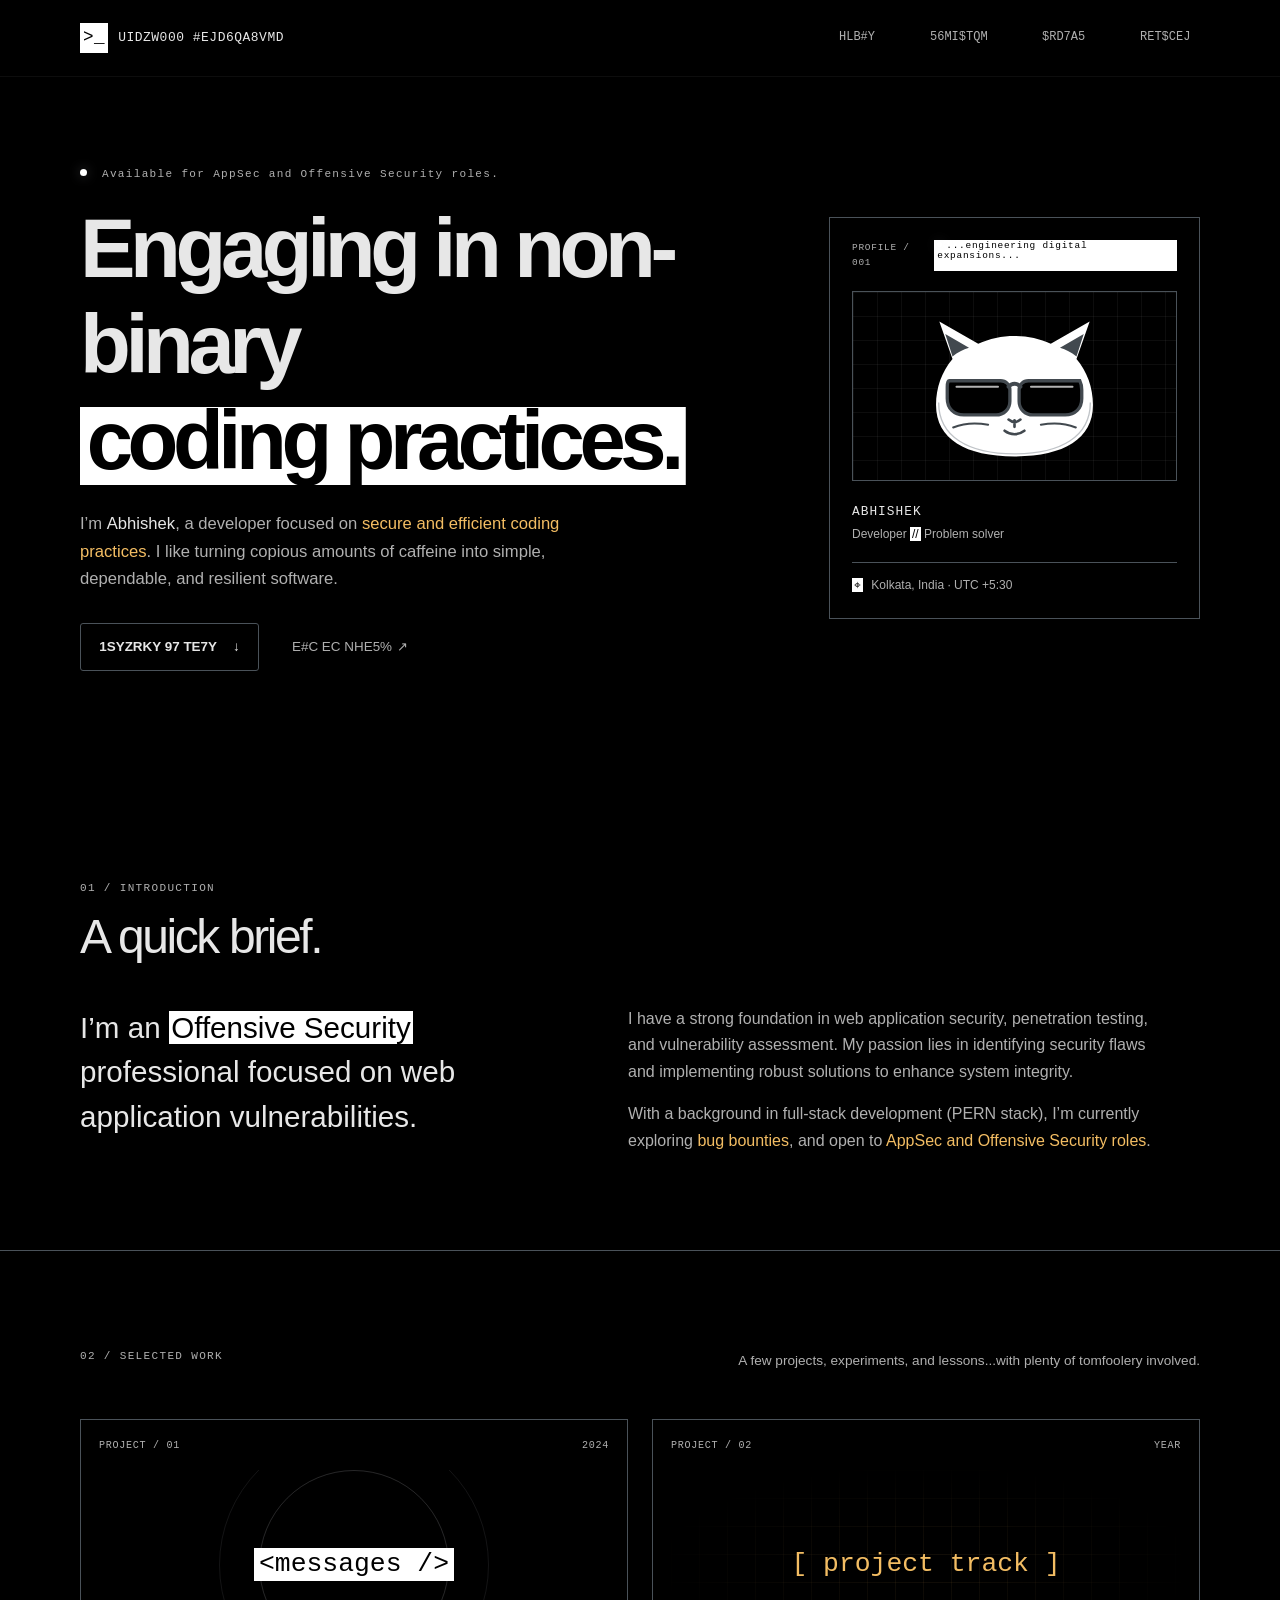
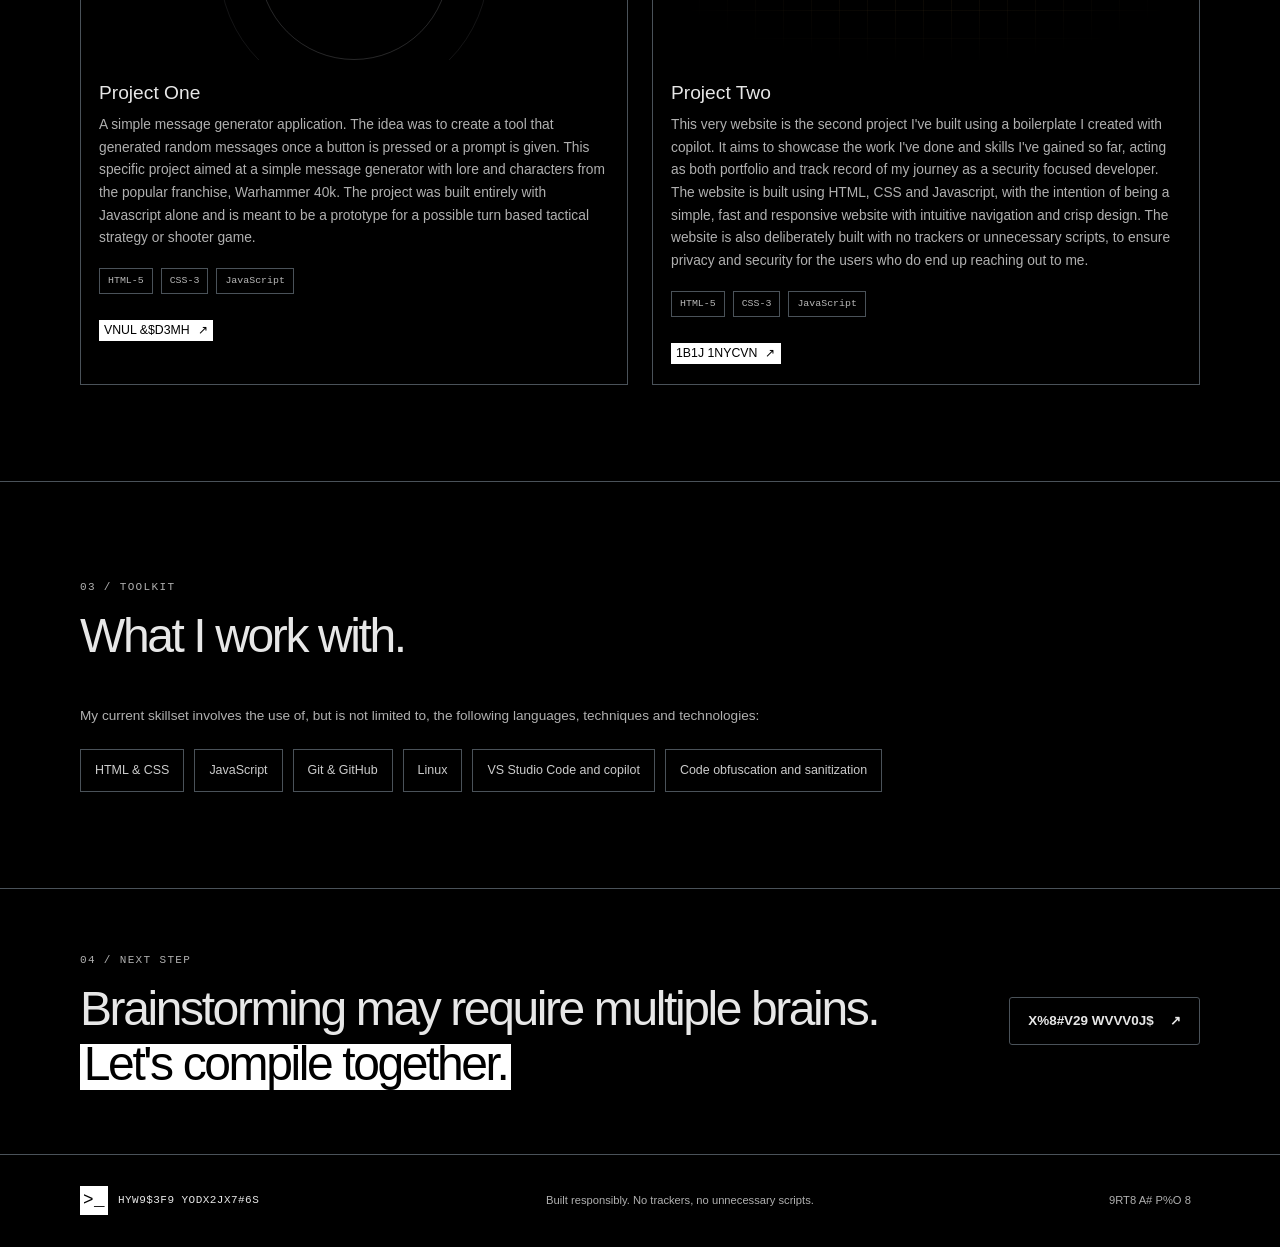
<file: index.html>
<!doctype html>
<html lang="en">
  <head>
    <meta charset="utf-8" />
    <meta name="viewport" content="width=device-width, initial-scale=1" />
    <meta
      name="description"
      content="A portfolio of selected projects, skills, and experience."
    />
    <meta name="theme-color" content="#000000" />
    <title>Abhishek — Developer Portfolio</title>
    <link rel="stylesheet" href="./index.css" />
    <script src="./script.js" defer></script>
  </head>
  <body>
    <a class="skip-link" href="#main">Skip to content</a>

    <header class="site-header">
      <nav class="navigation page-width" aria-label="Main navigation">
        <a class="wordmark" href="./index.html" aria-label="Your Name, home">
          <span class="wordmark-mark" aria-hidden="true">&gt;_</span>
          <span>ABHISHEK CHAKRABORTY</span>
        </a>
        <div class="navigation-links">
          <a data-scramble href="#about">About</a>
          <a data-scramble href="#work">Projects</a>
          <a data-scramble href="#skills">Skills</a>
          <a data-scramble href="./contact.html">Contact</a>
        </div>
      </nav>
    </header>

    <main id="main">
      <section class="hero page-width" aria-labelledby="hero-title">
        <div class="hero-copy">
          <p class="eyebrow"><span class="status-dot"></span> Available for AppSec and Offensive Security roles.</p>
          <h1 id="hero-title">
            Engaging in non-binary<br />
            <span class="accent-text hero-highlight">coding practices.</span>
          </h1>
          <p class="hero-description">
            I’m <strong>Abhishek</strong>, a developer focused on
            <span class="inline-placeholder">secure and efficient coding practices</span>. I like
            turning copious amounts of caffeine into simple, dependable, and resilient software.
          </p>
          <div class="hero-actions">
            <a class="button button-primary" href="#work">Explore my work <span aria-hidden="true">↓</span></a>
            <a class="text-link" href="./contact.html" data-scramble>Get in touch <span aria-hidden="true">↗</span></a>
          </div>
        </div>
        <div class="hero-card" aria-label="Developer profile summary">
          <div class="card-topline">
            <span>PROFILE / 001</span>
            <span class="card-live"><span class="status-dot"></span>...engineering digital expansions...</span>
          </div>
          <div class="profile-glyph">
            <img
              class="profile-cat"
              src="./cat-sunglasses.svg"
              alt="Illustration of a cat wearing sunglasses"
            />
          </div>
          <p class="card-name">ABHISHEK</p>
          <p class="card-role">Developer <span>//</span> Problem solver</p>
          <div class="card-divider"></div>
          <p class="card-location"><span aria-hidden="true">⌖</span> Kolkata, India · UTC +5:30</p>
        </div>
      </section>

      <section id="about" class="section page-width" aria-labelledby="about-title">
        <div class="section-heading">
          <p class="eyebrow">01 / INTRODUCTION</p>
          <h2 id="about-title">A quick brief<span class="accent-text accent-punctuation">.</span></h2>
        </div>
        <div class="about-grid">
          <p class="about-lead">
            I’m an <span class="accent-text">Offensive Security</span> professional focused on web application vulnerabilities.
          </p>
          <div class="about-copy">
            <p>
                I have a strong foundation in web application security, penetration testing, and vulnerability assessment. My passion lies in identifying security flaws and implementing robust solutions to enhance system integrity.
            </p>
            <p>
              With a background in full-stack development (PERN stack), I’m currently exploring <span class="inline-placeholder">bug bounties</span>,
              and open to <span class="inline-placeholder">AppSec and Offensive Security roles</span>.
            </p>
          </div>
        </div>
      </section>

      <section id="work" class="section section-ruled" aria-labelledby="work-title">
        <div class="page-width">
          <div class="section-heading section-heading-row">
            <div>
              <p class="eyebrow">02 / SELECTED WORK</p>
              <h2 id="work-title"><span class="accent-text accent-punctuation"></span></h2>
            </div>
            <p class="section-aside">A few projects, experiments, and lessons...with plenty of tomfoolery involved.</p>
          </div>
          <div class="project-grid">
            <article class="project-card">
              <div class="project-meta"><span>PROJECT / 01</span><span>2024</span></div>
              <div class="project-visual visual-primary" aria-hidden="true">
                <span class="visual-code">&lt;messages /&gt;</span>
                <span class="visual-orbit orbit-one"></span>
                <span class="visual-orbit orbit-two"></span>
              </div>
              <h3>Project One</h3>
              <p>A simple message generator application. The idea was to create a tool that generated random messages once a button is pressed or a prompt is given. This specific project aimed at a simple message generator with lore and characters from
                the popular franchise, Warhammer 40k. The project was built entirely with Javascript alone and is meant to be a prototype for a possible turn based tactical strategy or shooter game.
              </p>
              <ul class="tag-list" aria-label="Technologies used">
                <li>HTML-5</li><li>CSS-3</li><li>JavaScript</li>
              </ul>
              <a class="project-link" href="https://github.com/Abhishek993-10/codecademy-portfolio_project-1" target="_blank" rel="noopener noreferrer">
                View source <span aria-hidden="true">↗</span>
              </a>
            </article>
            <article class="project-card">
              <div class="project-meta"><span>PROJECT / 02</span><span>YEAR</span></div>
              <div class="project-visual visual-amber" aria-hidden="true">
                <span class="visual-code">[ project track ]</span>
                <span class="visual-grid"></span>
              </div>
              <h3>Project Two</h3>
              <p>This very website is the second project I've built using a boilerplate I created with copilot. It aims to showcase the work I've done and skills I've gained so far, acting as both portfolio and track record of my
                journey as a security focused developer. The website is built using HTML, CSS and Javascript, with the intention of being a simple, fast and responsive website with intuitive navigation and crisp design.
                The website is also deliberately built with no trackers or unnecessary scripts, to ensure privacy and security for the users who do end up reaching out to me.
              </p>
              <ul class="tag-list" aria-label="Technologies used">
                <li>HTML-5</li><li>CSS-3</li><li>JavaScript</li>
              </ul>
              <a class="project-link" href="https://github.com/Abhishek993-10/abhishek993-10.github.io" target="_blank" rel="noopener noreferrer">
                View source <span aria-hidden="true">↗</span>
              </a>
            </article>
          </div>
        </div>
      </section>

      <section id="skills" class="section page-width" aria-labelledby="skills-title">
        <div class="section-heading">
          <p class="eyebrow">03 / TOOLKIT</p>
          <h2 id="skills-title">What I work with<span class="accent-text accent-punctuation">.</span></h2>
        </div>
        <p class="skills-intro">My current skillset involves the use of, but is not limited to, the following languages, techniques and technologies:</p>
        <ul class="skill-list">
          <li>HTML &amp; CSS</li>
          <li>JavaScript</li>
          <li>Git &amp; GitHub</li>
          <li>Linux</li>
          <li>VS Studio Code and copilot</li>
          <li>Code obfuscation and sanitization</li>
        </ul>
      </section>

      <section class="contact-banner" aria-labelledby="contact-title">
        <div class="page-width contact-banner-inner">
          <div>
            <p class="eyebrow">04 / NEXT STEP</p>
            <h2 id="contact-title">Brainstorming may require multiple brains.<br /><span class="accent-text hero-highlight">Let's compile together.</span></h2>
          </div>
          <a class="button button-primary" href="./contact.html">Contact details <span aria-hidden="true">↗</span></a>
        </div>
      </section>
    </main>

    <footer class="site-footer page-width">
      <a class="wordmark footer-wordmark" href="./index.html"><span class="wordmark-mark" aria-hidden="true">&gt;_</span> ABHISHEK CHAKRABORTY</a>
      <p>Built responsibly. No trackers, no unnecessary scripts.</p>
      <a href="#main" class="back-to-top">Back to top ↑</a>
    </footer>
  </body>
</html>
</file>
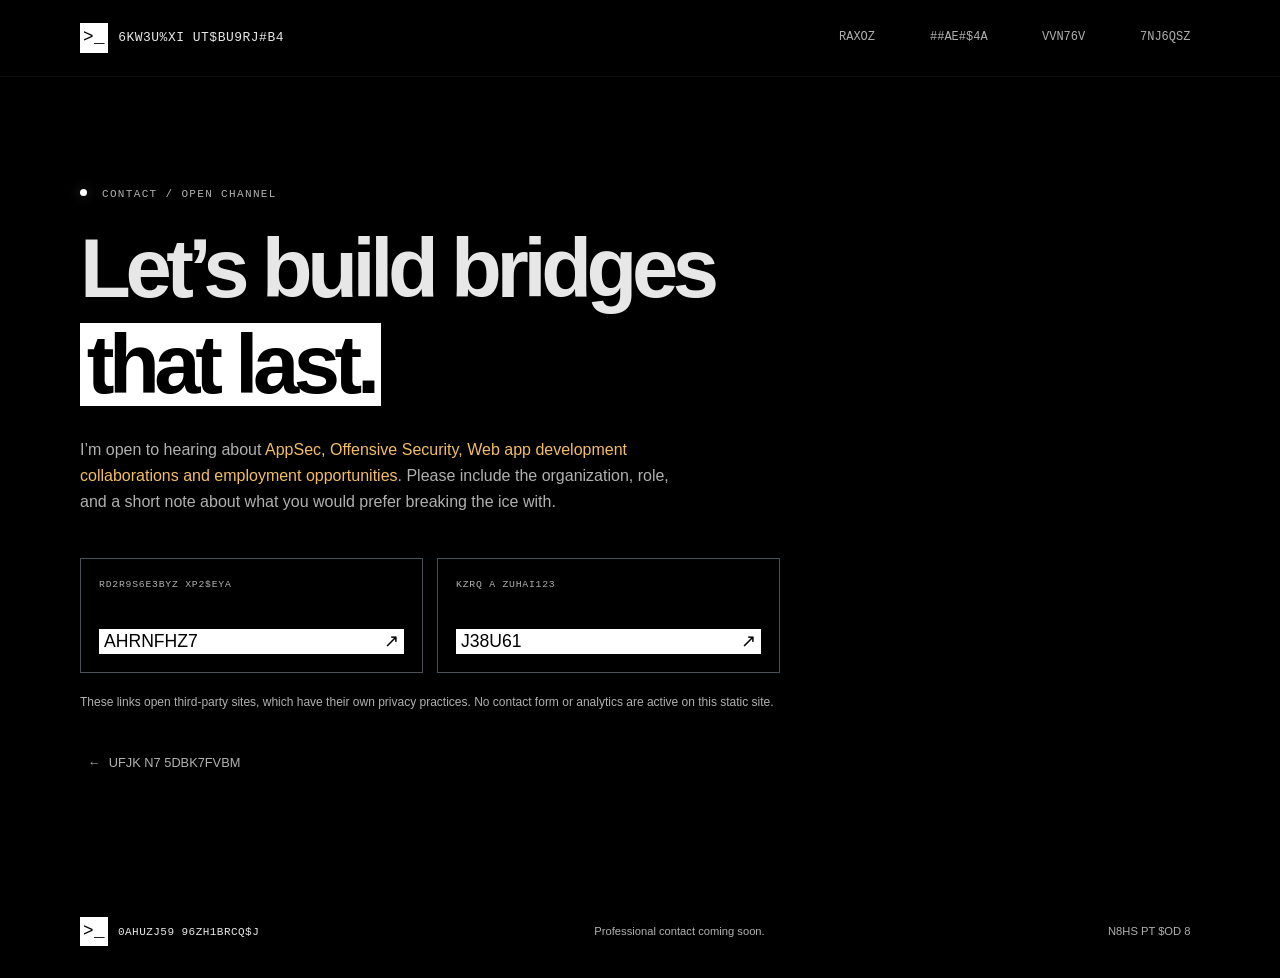
<file: contact.html>
<!doctype html>
<html lang="en">
  <head>
    <meta charset="utf-8" />
    <meta name="viewport" content="width=device-width, initial-scale=1" />
    <meta
      name="description"
      content="Professional contact links and availability."
    />
    <meta name="theme-color" content="#000000" />
    <title>Contact — Abhishek Chakraborty</title>
    <link rel="stylesheet" href="./index.css" />
    <script src="./script.js" defer></script>
  </head>
  <body>
    <a class="skip-link" href="#main">Skip to content</a>
    <header class="site-header">
      <nav class="navigation page-width" aria-label="Main navigation">
        <a class="wordmark" href="./index.html" aria-label="Abhishek Chakraborty, home">
          <span class="wordmark-mark" aria-hidden="true">&gt;_</span>
          <span>ABHISHEK CHAKRABORTY</span>
        </a>
        <div class="navigation-links">
          <a data-scramble href="./index.html#about">About</a>
          <a data-scramble href="./index.html#work">Projects</a>
          <a data-scramble href="./index.html#skills">Skills</a>
          <a data-scramble href="./contact.html" aria-current="page">Contact</a>
        </div>
      </nav>
    </header>
    <main id="main" class="contact-page page-width">
      <p class="eyebrow"><span class="status-dot"></span> CONTACT / OPEN CHANNEL</p>
      <h1>Let’s build bridges<br /><span class="accent-text">that last.</span></h1>
      <p class="contact-intro">
        I’m open to hearing about <span class="inline-placeholder">AppSec, Offensive Security, Web app development collaborations and employment opportunities</span>.
        Please include the organization, role, and a short note about what you would prefer breaking the ice with.
      </p>
      <div class="contact-options">
        <a class="contact-option" href="https://www.linkedin.com/in/abhishek-chakraborty-a94798164" target="_blank" rel="noopener noreferrer">
          <span class="contact-option-label">PROFESSIONAL NETWORK</span>
          <span class="contact-option-value">LinkedIn <span aria-hidden="true">↗</span></span>
        </a>
        <a class="contact-option" href="https://github.com/ac-redsec" target="_blank" rel="noopener noreferrer">
          <span class="contact-option-label">CODE &amp; PROJECTS</span>
          <span class="contact-option-value">GitHub <span aria-hidden="true">↗</span></span>
        </a>
      </div>
      <p class="privacy-note">
        These links open third-party sites, which have their own privacy practices.
        No contact form or analytics are active on this static site.
      </p>
      <a class="back-link" href="./index.html"><span aria-hidden="true">←</span> Back to portfolio</a>
    </main>
    <footer class="site-footer page-width">
      <a class="wordmark footer-wordmark" href="./index.html"><span class="wordmark-mark" aria-hidden="true">&gt;_</span> ABHISHEK CHAKRABORTY</a>
      <p>Professional contact coming soon.</p>
      <a href="#main" class="back-to-top">Back to top ↑</a>
    </footer>
  </body>
</html>
</file>
<file: index.css>
:root {
  color-scheme: dark;
  --background: #000;
  --surface: #000;
  --surface-raised: #000;
  --text: #e7e7e7;
  --muted: #b0b0b0;
  --line: #4a5259;
  --silver-grey: #fff;
  --amber: #f3bd63;
  --mono: "DM Mono", "Courier New", monospace;
  --sans: "DM Sans", "Segoe UI", sans-serif;
}

* {
  box-sizing: border-box;
}

html {
  scroll-behavior: smooth;
  scroll-padding-top: 6rem;
}

body {
  margin: 0;
  background: var(--background);
  color: var(--text);
  font-family: var(--sans);
  line-height: 1.65;
}

a {
  color: inherit;
  transition: color 160ms ease, background-color 160ms ease;
}

a:focus-visible {
  outline: 2px solid var(--silver-grey);
  outline-offset: 5px;
}

.page-width {
  width: min(1120px, calc(100% - 48px));
  margin-inline: auto;
}

.skip-link {
  position: absolute;
  z-index: 5;
  top: 12px;
  left: 12px;
  padding: 8px 12px;
  transform: translateY(-160%);
  border: 1px solid var(--silver-grey);
  background: #000;
  color: #fff;
}

.skip-link:focus {
  transform: translateY(0);
}

.site-header {
  position: sticky;
  z-index: 2;
  top: 0;
  border-bottom: 1px solid rgb(255 255 255 / 5%);
  background: rgb(0 0 0 / 94%);
  backdrop-filter: blur(14px);
}

.navigation {
  display: flex;
  min-height: 76px;
  align-items: center;
  justify-content: space-between;
  gap: 24px;
}

.wordmark,
.navigation-links,
.eyebrow,
.project-meta,
.tag-list,
.contact-option-label,
.card-topline {
  font-family: var(--mono);
}

.wordmark {
  display: inline-flex;
  align-items: center;
  gap: 10px;
  color: var(--text);
  font-size: 0.81rem;
  font-weight: 500;
  letter-spacing: 0.04em;
  text-decoration: none;
}

.wordmark-mark {
  padding-inline: 3px;
  background: var(--silver-grey);
  color: #000;
  font-size: 1.1rem;
}

.navigation-links {
  display: flex;
  align-items: center;
  gap: clamp(16px, 3vw, 36px);
  font-size: 0.75rem;
}

.navigation-links a,
.text-link,
.back-to-top,
.back-link {
  display: inline-flex;
  padding: 6px 9px;
  color: var(--muted);
  text-decoration: none;
  transition: color 160ms ease;
}

.navigation-links a:hover,
.navigation-links a:focus-visible {
  border-radius: 2px;
  background: var(--silver-grey);
  color: #000;
}

.hero {
  position: relative;
  display: grid;
  min-height: 590px;
  grid-template-columns: 1.3fr 0.7fr;
  align-items: center;
  gap: 60px;
  padding-block: 88px 112px;
}

.eyebrow {
  margin: 0 0 18px;
  color: var(--muted);
  font-size: 0.69rem;
  letter-spacing: 0.12em;
}

.status-dot {
  display: inline-block;
  width: 7px;
  height: 7px;
  margin-right: 7px;
  border-radius: 50%;
  background: var(--silver-grey);
  box-shadow: 0 0 12px rgb(192 196 200 / 35%);
  vertical-align: 1px;
}

h1,
h2,
h3,
p {
  margin-top: 0;
}

h1,
h2,
h3 {
  line-height: 1.15;
}

.hero h1,
.contact-page h1 {
  margin-bottom: 22px;
  font-size: clamp(2.9rem, 7vw, 5.2rem);
  font-weight: 600;
  letter-spacing: -0.065em;
}

.accent-text {
  padding-inline: 0.08em;
  background: var(--silver-grey);
  color: #000;
}

.accent-punctuation {
  padding-inline: 0;
  background: transparent;
  color: inherit;
}

.hero-highlight {
  background: linear-gradient(var(--silver-grey), var(--silver-grey)) center /
    100% calc(100% - 0.2em) no-repeat;
}

.hero h1 .accent-text,
.contact-page h1 .accent-text,
.contact-banner h2 .accent-text {
  display: inline-block;
  line-height: 1;
  vertical-align: baseline;
}

.hero h1 .hero-highlight,
.contact-banner h2 .hero-highlight {
  line-height: 1.15;
  background-position: center calc(50% + 0.075em);
}

.hero-description {
  max-width: 530px;
  margin-bottom: 30px;
  color: var(--muted);
  font-size: 1.04rem;
}

.hero-description strong {
  color: var(--text);
  font-weight: 500;
}

.inline-placeholder {
  color: var(--amber);
}

.hero-actions {
  display: flex;
  flex-wrap: wrap;
  align-items: center;
  gap: 24px;
}

.button {
  display: inline-flex;
  min-height: 48px;
  align-items: center;
  justify-content: center;
  gap: 16px;
  padding: 0 18px;
  border: 1px solid transparent;
  border-radius: 3px;
  font-size: 0.84rem;
  font-weight: 600;
  text-decoration: none;
  transition: none;
}

.button-primary {
  border-color: var(--line);
  background: #000;
  color: var(--text);
}

.text-link {
  font-size: 0.84rem;
}

.text-link span {
  margin-left: 5px;
}

.hero-card {
  position: relative;
  overflow: hidden;
  padding: 22px;
  border: 1px solid var(--line);
  background: var(--surface);
  box-shadow: 0 24px 70px rgb(0 0 0 / 18%);
}

.card-topline {
  display: flex;
  justify-content: space-between;
  color: var(--muted);
  font-size: 0.59rem;
  letter-spacing: 0.08em;
}

.card-live {
  padding: 1px 3px;
  background: var(--silver-grey);
  color: #000;
  line-height: 1.1;
}

.card-live .status-dot {
  width: 5px;
  height: 5px;
  margin-right: 4px;
}

.profile-glyph {
  position: relative;
  isolation: isolate;
  display: flex;
  height: 190px;
  align-items: center;
  justify-content: center;
  margin-block: 20px;
  border: 1px solid var(--line);
  background:
    linear-gradient(rgb(255 255 255 / 5%) 1px, transparent 1px),
    linear-gradient(90deg, rgb(255 255 255 / 5%) 1px, transparent 1px);
  background-size: 24px 24px;
}

.profile-cat {
  width: min(72%, 240px);
  max-height: 84%;
  object-fit: contain;
}

.profile-glyph::before {
  position: absolute;
  z-index: 1;
  inset: 0;
  background: repeating-linear-gradient(
    to bottom,
    transparent 0 16px,
    rgb(255 255 255 / 55%) 17px 19px,
    transparent 20px 34px
  );
  content: "";
  opacity: 0;
  pointer-events: none;
}

.profile-glyph:hover::before {
  animation: profile-scan 320ms steps(2, end) infinite;
}

.profile-glyph:hover .profile-cat {
  animation: profile-cat-glitch 180ms steps(2, end) infinite;
  filter: drop-shadow(-3px 0 rgb(243 189 99 / 80%))
    drop-shadow(3px 0 rgb(255 255 255 / 75%));
}

@keyframes profile-scan {
  0% {
    clip-path: inset(8% 0 76%);
    opacity: 0.7;
    transform: translateX(-3px);
  }

  50% {
    clip-path: inset(58% 0 18%);
    opacity: 0.4;
    transform: translateX(3px);
  }

  100% {
    clip-path: inset(35% 0 42%);
    opacity: 0.65;
    transform: translateX(-1px);
  }
}

@keyframes profile-cat-glitch {
  0%,
  100% {
    transform: translate(0);
  }

  50% {
    transform: translate(3px, -1px) skewX(-2deg);
  }
}

.card-name {
  margin-bottom: 3px;
  font-family: var(--mono);
  font-size: 0.8rem;
  letter-spacing: 0.08em;
}

.card-role,
.card-location {
  margin-bottom: 0;
  color: var(--muted);
  font-size: 0.75rem;
}

.card-role span {
  padding-inline: 2px;
  background: var(--silver-grey);
  color: #000;
  line-height: 1;
}

.card-divider {
  height: 1px;
  margin-block: 17px 13px;
  background: var(--line);
}

.card-location span {
  margin-right: 5px;
  padding-inline: 2px;
  background: var(--silver-grey);
  color: #000;
  line-height: 1;
}

.hero-index {
  position: absolute;
  bottom: 40px;
  left: 0;
  color: #737373;
  font-family: var(--mono);
  font-size: 0.62rem;
  letter-spacing: 0.1em;
}

.section {
  padding-block: 96px;
}

.section-ruled {
  border-block: 1px solid var(--line);
  background: #000;
}

.section-heading {
  margin-bottom: 42px;
}

.section-heading .eyebrow {
  margin-bottom: 12px;
}

.section-heading h2,
.contact-banner h2 {
  margin-bottom: 0;
  font-size: clamp(2rem, 4vw, 3rem);
  font-weight: 500;
  letter-spacing: -0.05em;
}

.about-grid {
  display: grid;
  grid-template-columns: 0.9fr 1.1fr;
  gap: 80px;
}

.about-lead {
  max-width: 420px;
  margin-bottom: 0;
  font-size: clamp(1.35rem, 2.5vw, 1.85rem);
  line-height: 1.5;
}

.about-copy {
  max-width: 540px;
  color: var(--muted);
}

.about-copy p:last-child {
  margin-bottom: 0;
}

.section-heading-row {
  display: flex;
  align-items: end;
  justify-content: space-between;
  gap: 24px;
}

.section-aside,
.skills-intro {
  margin-bottom: 5px;
  color: var(--muted);
  font-size: 0.85rem;
}

.project-grid {
  display: grid;
  grid-template-columns: repeat(2, minmax(0, 1fr));
  gap: 24px;
}

.project-card {
  padding: 18px;
  border: 1px solid var(--line);
  background: var(--surface);
  transition: border-color 180ms ease, transform 180ms ease;
}

.project-card:hover {
  transform: translateY(-3px);
  border-color: #69747c;
}

.project-meta {
  display: flex;
  justify-content: space-between;
  margin-bottom: 15px;
  color: var(--muted);
  font-size: 0.63rem;
  letter-spacing: 0.07em;
}

.project-visual {
  position: relative;
  display: grid;
  overflow: hidden;
  height: 190px;
  place-items: center;
  margin-bottom: 22px;
  background: #000;
}

.visual-primary {
  background: #000;
}

.visual-amber {
  background: #000;
}

.visual-code {
  position: relative;
  z-index: 1;
  padding: 2px 5px;
  background: var(--silver-grey);
  color: #000;
  font-family: var(--mono);
  font-size: clamp(1.1rem, 3vw, 1.65rem);
  line-height: 1.1;
}

.visual-amber .visual-code {
  padding: 0;
  background: transparent;
  color: var(--amber);
}

.visual-orbit {
  position: absolute;
  width: 190px;
  height: 190px;
  border: 1px solid rgb(192 196 200 / 20%);
  border-radius: 50%;
}

.orbit-two {
  width: 270px;
  height: 270px;
  border-color: rgb(192 196 200 / 10%);
}

.visual-grid {
  position: absolute;
  inset: 0;
  background-image: linear-gradient(rgb(243 189 99 / 8%) 1px, transparent 1px),
    linear-gradient(90deg, rgb(243 189 99 / 8%) 1px, transparent 1px);
  background-size: 28px 28px;
  mask-image: radial-gradient(ellipse, black, transparent 75%);
}

.project-card h3 {
  margin-bottom: 10px;
  font-size: 1.2rem;
  font-weight: 500;
}

.project-card > p {
  min-height: 52px;
  margin-bottom: 18px;
  color: var(--muted);
  font-size: 0.86rem;
}

.tag-list,
.skill-list {
  display: flex;
  flex-wrap: wrap;
  gap: 8px;
  padding: 0;
  list-style: none;
}

.tag-list {
  margin: 0 0 22px;
}

.tag-list li {
  padding: 4px 8px;
  border: 1px solid var(--line);
  color: #b7b7b7;
  font-size: 0.62rem;
}

.project-link {
  display: inline-flex;
  gap: 8px;
  padding: 3px 5px;
  background: var(--silver-grey);
  color: #000;
  font-size: 0.77rem;
  line-height: 1.2;
  text-decoration: none;
}

.project-link:hover {
  text-decoration: none;
}

.skills-intro {
  margin-bottom: 22px;
}

.skill-list {
  gap: 10px;
  margin: 0;
}

.skill-list li {
  padding: 10px 14px;
  border: 1px solid var(--line);
  background: var(--surface);
  color: #cccccc;
  font-size: 0.78rem;
}

.contact-banner {
  padding-block: 62px;
  border-block: 1px solid var(--line);
  background: #000;
}

.contact-banner-inner {
  display: flex;
  align-items: center;
  justify-content: space-between;
  gap: 24px;
}

.contact-banner .eyebrow {
  margin-bottom: 12px;
}

.site-footer {
  display: flex;
  min-height: 92px;
  align-items: center;
  justify-content: space-between;
  gap: 20px;
  color: var(--muted);
}

.site-footer p {
  margin: 0;
  font-size: 0.7rem;
}

.footer-wordmark {
  font-size: 0.69rem;
}

.back-to-top {
  font-size: 0.7rem;
}

.contact-page {
  min-height: calc(100vh - 169px);
  padding-block: clamp(70px, 12vh, 130px);
}

.contact-page h1 {
  margin-bottom: 24px;
}

.contact-intro {
  max-width: 610px;
  margin-bottom: 42px;
  color: var(--muted);
  font-size: 1rem;
}

.contact-options {
  display: grid;
  max-width: 700px;
  grid-template-columns: repeat(2, minmax(0, 1fr));
  gap: 14px;
}

.contact-option {
  display: flex;
  min-height: 115px;
  flex-direction: column;
  justify-content: space-between;
  padding: 18px;
  border: 1px solid var(--line);
  background: var(--surface);
  text-decoration: none;
  transition: none;
}

.contact-option-label {
  color: var(--muted);
  font-size: 0.61rem;
  letter-spacing: 0.08em;
}

.contact-option-value {
  display: flex;
  align-items: center;
  justify-content: space-between;
  padding: 2px 5px;
  background: var(--silver-grey);
  color: #000;
  font-size: 1.1rem;
  line-height: 1.2;
}

.privacy-note {
  max-width: 700px;
  margin-block: 20px 34px;
  color: var(--muted);
  font-size: 0.75rem;
}

.back-link {
  display: inline-flex;
  gap: 8px;
  padding: 5px 8px;
  font-size: 0.8rem;
}

.navigation-links a {
  border-radius: 2px;
}

@media (max-width: 760px) {
  .hero {
    min-height: auto;
    grid-template-columns: 1fr;
    gap: 42px;
    padding-block: 80px 100px;
  }

  .hero-card {
    max-width: 430px;
  }

  .about-grid {
    grid-template-columns: 1fr;
    gap: 24px;
  }

  .section-heading-row {
    display: block;
  }

  .section-aside {
    margin-top: 16px;
  }
}

@media (max-width: 540px) {
  .page-width {
    width: min(100% - 32px, 1120px);
  }

  .navigation {
    min-height: 68px;
    align-items: flex-start;
    flex-direction: column;
    justify-content: center;
    gap: 8px;
    padding-block: 12px;
  }

  .navigation-links {
    width: 100%;
    justify-content: space-between;
    gap: 10px;
    font-size: 0.68rem;
  }

  .hero {
    padding-top: 62px;
  }

  .hero h1,
  .contact-page h1 {
    font-size: clamp(2.55rem, 12vw, 3.8rem);
  }

  .section {
    padding-block: 70px;
  }

  .project-grid,
  .contact-options {
    grid-template-columns: 1fr;
  }

  .project-card > p {
    min-height: 0;
  }

  .contact-banner-inner {
    align-items: flex-start;
    flex-direction: column;
  }

  .site-footer {
    min-height: 120px;
    flex-wrap: wrap;
    justify-content: space-between;
    padding-block: 22px;
  }

  .site-footer p {
    order: 1;
    width: 100%;
  }
}

@media (prefers-reduced-motion: reduce) {
  *,
  *::before,
  *::after {
    scroll-behavior: auto !important;
    transition-duration: 0.01ms !important;
    animation-duration: 0.01ms !important;
    animation-iteration-count: 1 !important;
  }

  .profile-glyph:hover::before,
  .profile-glyph:hover .profile-cat {
    animation: none;
    filter: none;
  }
}
</file>
